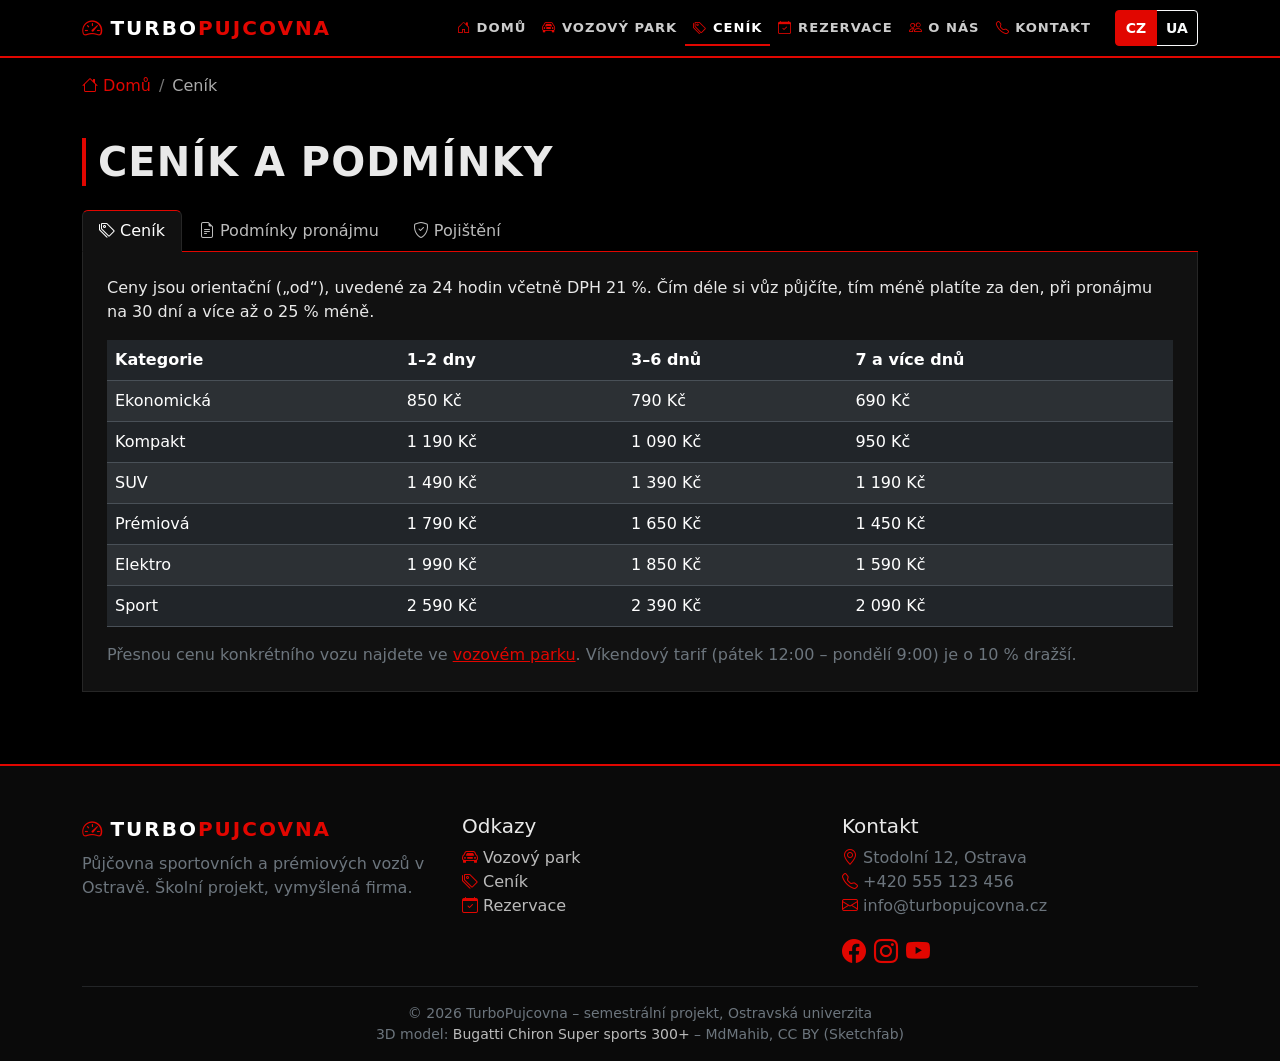
<file: cenik.html>
<!DOCTYPE html>
<html lang="cs" data-bs-theme="dark">
<head>
<meta charset="utf-8">
<meta name="viewport" content="width=device-width, initial-scale=1">
<title>Ceník | TurboPujcovna</title>
<link href="https://cdn.jsdelivr.net/npm/bootstrap@5.3.3/dist/css/bootstrap.min.css" rel="stylesheet">
<link href="https://cdn.jsdelivr.net/npm/bootstrap-icons@1.11.3/font/bootstrap-icons.min.css" rel="stylesheet">
<meta name="description" content="Ceník půjčovny TurboPujcovna Ostrava, podmínky pronájmu a pojištění vozidel.">
<link rel="icon" href="data:image/svg+xml,%3Csvg%20xmlns=%22http://www.w3.org/2000/svg%22%20viewBox=%220%200%20100%20100%22%3E%3Crect%20width=%22100%22%20height=%22100%22%20rx=%2220%22%20fill=%22%23e10600%22/%3E%3Ctext%20x=%2250%22%20y=%2272%22%20font-size=%2270%22%20font-weight=%22bold%22%20text-anchor=%22middle%22%20fill=%22white%22%20font-family=%22Arial%22%3ET%3C/text%3E%3C/svg%3E">
<link href="style.css" rel="stylesheet">
</head>
<body>
<nav class="navbar navbar-expand-lg navbar-dark"><div class="container"><a class="navbar-brand logo" href="index.html"><i class="bi bi-speedometer2"></i><span class="turbo">TURBO</span><span class="pujcovna">PUJCOVNA</span></a><button class="navbar-toggler" type="button" data-bs-toggle="collapse" data-bs-target="#menu" aria-controls="menu" aria-expanded="false" aria-label="Menu"><span class="navbar-toggler-icon"></span></button><div class="collapse navbar-collapse" id="menu"><ul class="navbar-nav ms-auto"><li class="nav-item"><a class="nav-link" href="index.html"><i class="bi bi-house-door"></i>Domů</a></li><li class="nav-item"><a class="nav-link" href="vozovy-park.html"><i class="bi bi-car-front"></i>Vozový park</a></li><li class="nav-item"><a class="nav-link active" href="cenik.html"><i class="bi bi-tags"></i>Ceník</a></li><li class="nav-item"><a class="nav-link" href="rezervace.html"><i class="bi bi-calendar-check"></i>Rezervace</a></li><li class="nav-item"><a class="nav-link" href="o-nas.html"><i class="bi bi-people"></i>O nás</a></li><li class="nav-item"><a class="nav-link" href="kontakt.html"><i class="bi bi-telephone"></i>Kontakt</a></li></ul></div></div></nav>
<nav aria-label="breadcrumb" class="container pt-3"><ol class="breadcrumb"><li class="breadcrumb-item"><a href="index.html"><i class="bi bi-house"></i> Domů</a></li><li class="breadcrumb-item active" aria-current="page">Ceník</li></ol></nav>
<main class="container py-4"><h1 class="nadpis mb-4">Ceník a podmínky</h1>
<ul class="nav nav-tabs" id="zalozky" role="tablist">
<li class="nav-item" role="presentation"><button class="nav-link active" data-bs-toggle="tab" data-bs-target="#cenik" type="button" role="tab"><i class="bi bi-tags"></i> Ceník</button></li>
<li class="nav-item" role="presentation"><button class="nav-link" data-bs-toggle="tab" data-bs-target="#podminky" type="button" role="tab"><i class="bi bi-file-earmark-text"></i> Podmínky pronájmu</button></li>
<li class="nav-item" role="presentation"><button class="nav-link" data-bs-toggle="tab" data-bs-target="#pojisteni" type="button" role="tab"><i class="bi bi-shield-check"></i> Pojištění</button></li></ul>
<div class="tab-content">
<div class="tab-pane fade show active" id="cenik" role="tabpanel"><p>Ceny jsou orientační („od“), uvedené za 24 hodin včetně DPH 21 %. Čím déle si vůz půjčíte, tím méně platíte za den, při pronájmu na 30 dní a více až o 25 % méně.</p>
<div class="table-responsive"><table class="table table-striped"><thead><tr><th>Kategorie</th><th>1–2 dny</th><th>3–6 dnů</th><th>7 a více dnů</th></tr></thead><tbody>
<tr><td>Ekonomická</td><td>850 Kč</td><td>790 Kč</td><td>690 Kč</td></tr>
<tr><td>Kompakt</td><td>1 190 Kč</td><td>1 090 Kč</td><td>950 Kč</td></tr>
<tr><td>SUV</td><td>1 490 Kč</td><td>1 390 Kč</td><td>1 190 Kč</td></tr>
<tr><td>Prémiová</td><td>1 790 Kč</td><td>1 650 Kč</td><td>1 450 Kč</td></tr>
<tr><td>Elektro</td><td>1 990 Kč</td><td>1 850 Kč</td><td>1 590 Kč</td></tr>
<tr><td>Sport</td><td>2 590 Kč</td><td>2 390 Kč</td><td>2 090 Kč</td></tr></tbody></table></div>
<p class="text-secondary mb-0">Přesnou cenu konkrétního vozu najdete ve <a href="vozovy-park.html">vozovém parku</a>. Víkendový tarif (pátek 12:00 – pondělí 9:00) je o 10 % dražší.</p></div>
<div class="tab-pane fade" id="podminky" role="tabpanel"><ul>
<li><strong>Věk řidiče:</strong> minimálně 21 let, u kategorie Sport 25 let.</li>
<li><strong>Řidičský průkaz:</strong> platný skupiny B, držený alespoň 2 roky.</li>
<li><strong>Kauce:</strong> 5 000 Kč u ekonomické třídy až 30 000 Kč u sportovních vozů. Vrací se do 3 pracovních dnů po vrácení vozu bez poškození.</li>
<li><strong>Limit kilometrů:</strong> 250 km na den, každý další kilometr 3 Kč. Elektromobily mají 300 km na den.</li>
<li><strong>Palivo:</strong> vůz se vrací se stejným stavem nádrže nebo baterie, jako byl předán. Chybějící palivo účtujeme s poplatkem 300 Kč.</li>
<li><strong>Zahraničí:</strong> cesty do zemí EU jsou povoleny po předchozím nahlášení, příplatek 300 Kč.</li>
<li><strong>Storno:</strong> zdarma do 48 hodin před převzetím, poté 30 % ceny prvního dne.</li>
<li><strong>Zákaz:</strong> kouření ve vozidle, závodní jízdy a přepravy zvířat bez přepravky.</li></ul></div>
<div class="tab-pane fade" id="pojisteni" role="tabpanel"><p>Ke každému pronájmu patří povinné ručení s limitem 100 milionů Kč. Havarijní pojištění si můžete vybrat podle spoluúčasti.</p>
<div class="row g-3"><div class="col-md-4"><div class="karta p-3 h-100"><h2 class="h5">Základní</h2><p class="text-danger fw-bold">v ceně</p><p class="mb-0">Povinné ručení + havarijní pojištění se spoluúčastí 20 000 Kč.</p></div></div>
<div class="col-md-4"><div class="karta p-3 h-100"><h2 class="h5">Plné</h2><p class="text-danger fw-bold">+ 250 Kč / den</p><p class="mb-0">Spoluúčast 5 000 Kč, pojištění skel a pneumatik, asistenční služba.</p></div></div>
<div class="col-md-4"><div class="karta p-3 h-100"><h2 class="h5">Prémiové</h2><p class="text-danger fw-bold">+ 450 Kč / den</p><p class="mb-0">Bez spoluúčasti, pojištění úrazu posádky, náhradní vůz při poruše.</p></div></div></div>
<p class="mt-3 text-secondary mb-0">Pojištění se nevztahuje na škody způsobené pod vlivem alkoholu, při závodech nebo při porušení podmínek smlouvy.</p></div>
</div></main>
<footer class="pata mt-5 pt-5 pb-3"><div class="container"><div class="row g-4">
<div class="col-md-4"><div class="logo mb-2"><i class="bi bi-speedometer2"></i><span class="turbo text-white">TURBO</span><span class="pujcovna">PUJCOVNA</span></div><p class="text-secondary">Půjčovna sportovních a prémiových vozů v Ostravě. Školní projekt, vymyšlená firma.</p></div>
<div class="col-6 col-md-4"><h2 class="h5">Odkazy</h2><ul class="list-unstyled"><li><a href="vozovy-park.html"><i class="bi bi-car-front"></i> Vozový park</a></li><li><a href="cenik.html"><i class="bi bi-tags"></i> Ceník</a></li><li><a href="rezervace.html"><i class="bi bi-calendar-check"></i> Rezervace</a></li></ul></div>
<div class="col-6 col-md-4"><h2 class="h5">Kontakt</h2><ul class="list-unstyled text-secondary"><li><i class="bi bi-geo-alt"></i> Stodolní 12, Ostrava</li><li><i class="bi bi-telephone"></i> +420 555 123 456</li><li><i class="bi bi-envelope"></i> info@turbopujcovna.cz</li></ul><a href="#" class="fs-4 me-2" aria-label="Facebook"><i class="bi bi-facebook"></i></a><a href="#" class="fs-4 me-2" aria-label="Instagram"><i class="bi bi-instagram"></i></a><a href="#" class="fs-4" aria-label="YouTube"><i class="bi bi-youtube"></i></a></div>
</div><hr class="border-secondary"><p class="text-center text-secondary small mb-0">© 2026 TurboPujcovna – semestrální projekt, Ostravská univerzita<br>3D model: <a href="https://sketchfab.com/3d-models/bugatti-chiron-super-sports-300-4e0d187409d6461483f5113cdde9726c">Bugatti Chiron Super sports 300+</a> – MdMahib, CC BY (Sketchfab)</p></div></footer>
<script src="https://cdn.jsdelivr.net/npm/bootstrap@5.3.3/dist/js/bootstrap.bundle.min.js"></script>
<script src="https://code.jquery.com/jquery-3.7.1.min.js"></script>
<script src="script.js"></script>
</body>
</html>
</file>
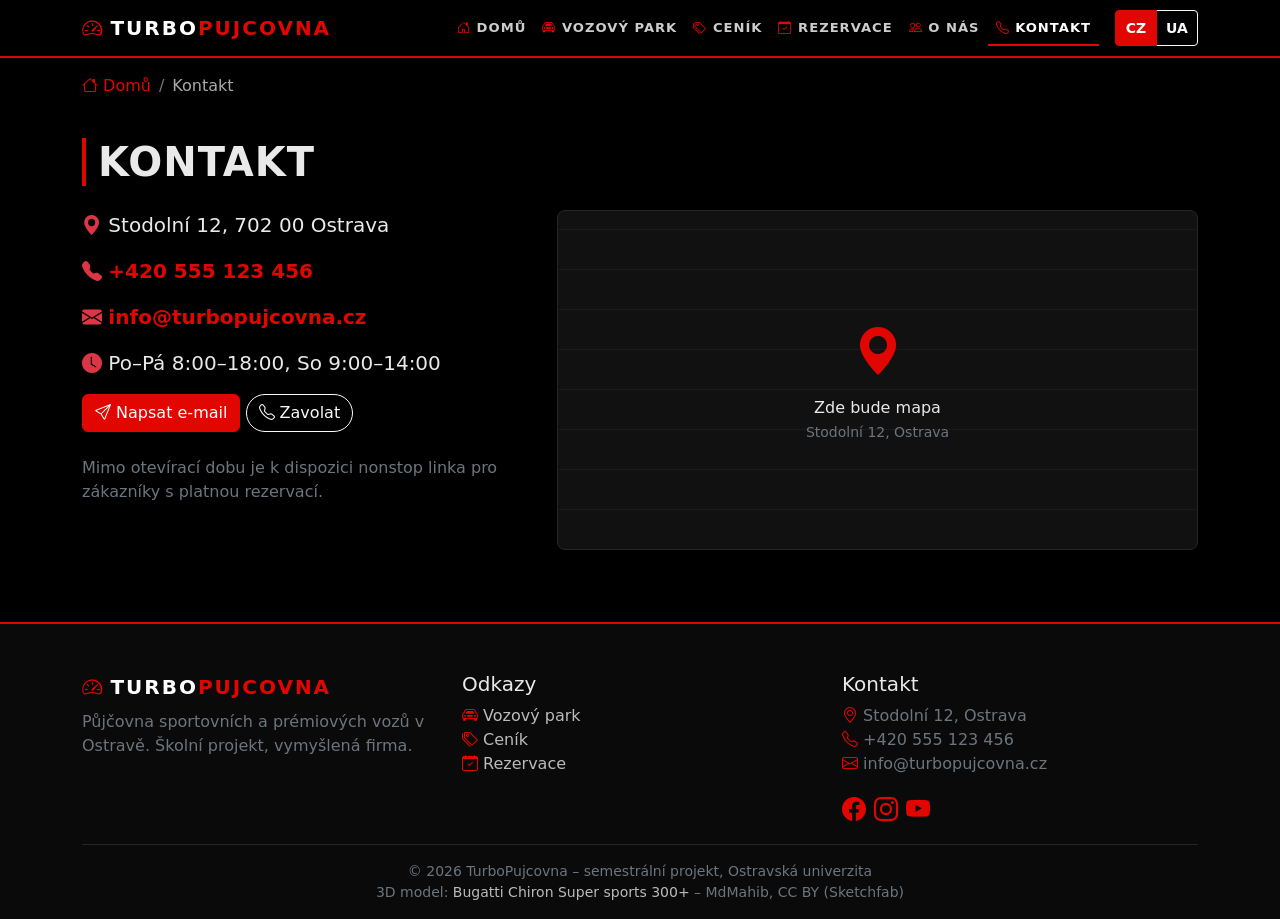
<file: kontakt.html>
<!DOCTYPE html>
<html lang="cs" data-bs-theme="dark">
<head>
<meta charset="utf-8">
<meta name="viewport" content="width=device-width, initial-scale=1">
<title>Kontakt | TurboPujcovna</title>
<link href="https://cdn.jsdelivr.net/npm/bootstrap@5.3.3/dist/css/bootstrap.min.css" rel="stylesheet">
<link href="https://cdn.jsdelivr.net/npm/bootstrap-icons@1.11.3/font/bootstrap-icons.min.css" rel="stylesheet">
<meta name="description" content="Kontakt na TurboPujcovna Ostrava: adresa, telefon, e-mail a otevírací doba.">
<link rel="icon" href="data:image/svg+xml,%3Csvg%20xmlns=%22http://www.w3.org/2000/svg%22%20viewBox=%220%200%20100%20100%22%3E%3Crect%20width=%22100%22%20height=%22100%22%20rx=%2220%22%20fill=%22%23e10600%22/%3E%3Ctext%20x=%2250%22%20y=%2272%22%20font-size=%2270%22%20font-weight=%22bold%22%20text-anchor=%22middle%22%20fill=%22white%22%20font-family=%22Arial%22%3ET%3C/text%3E%3C/svg%3E">
<link href="style.css" rel="stylesheet">
</head>
<body>
<nav class="navbar navbar-expand-lg navbar-dark"><div class="container"><a class="navbar-brand logo" href="index.html"><i class="bi bi-speedometer2"></i><span class="turbo">TURBO</span><span class="pujcovna">PUJCOVNA</span></a><button class="navbar-toggler" type="button" data-bs-toggle="collapse" data-bs-target="#menu" aria-controls="menu" aria-expanded="false" aria-label="Menu"><span class="navbar-toggler-icon"></span></button><div class="collapse navbar-collapse" id="menu"><ul class="navbar-nav ms-auto"><li class="nav-item"><a class="nav-link" href="index.html"><i class="bi bi-house-door"></i>Domů</a></li><li class="nav-item"><a class="nav-link" href="vozovy-park.html"><i class="bi bi-car-front"></i>Vozový park</a></li><li class="nav-item"><a class="nav-link" href="cenik.html"><i class="bi bi-tags"></i>Ceník</a></li><li class="nav-item"><a class="nav-link" href="rezervace.html"><i class="bi bi-calendar-check"></i>Rezervace</a></li><li class="nav-item"><a class="nav-link" href="o-nas.html"><i class="bi bi-people"></i>O nás</a></li><li class="nav-item"><a class="nav-link active" href="kontakt.html"><i class="bi bi-telephone"></i>Kontakt</a></li></ul></div></div></nav>
<nav aria-label="breadcrumb" class="container pt-3"><ol class="breadcrumb"><li class="breadcrumb-item"><a href="index.html"><i class="bi bi-house"></i> Domů</a></li><li class="breadcrumb-item active" aria-current="page">Kontakt</li></ol></nav>
<main class="container py-4"><h1 class="nadpis mb-4">Kontakt</h1><div class="row g-4"><div class="col-lg-5">
<ul class="list-unstyled fs-5">
<li class="mb-3"><i class="bi bi-geo-alt-fill text-danger"></i> Stodolní 12, 702 00 Ostrava</li>
<li class="mb-3"><i class="bi bi-telephone-fill text-danger"></i> <a href="tel:+420555123456" class="odkaz-ikona">+420 555 123 456</a></li>
<li class="mb-3"><i class="bi bi-envelope-fill text-danger"></i> <a href="mailto:info@turbopujcovna.cz" class="odkaz-ikona">info@turbopujcovna.cz</a></li>
<li class="mb-3"><i class="bi bi-clock-fill text-danger"></i> Po–Pá 8:00–18:00, So 9:00–14:00</li></ul>
<a href="mailto:info@turbopujcovna.cz" class="btn btn-danger"><i class="bi bi-send"></i> Napsat e-mail</a> <a href="tel:+420555123456" class="btn btn-outline-light rounded-pill"><i class="bi bi-telephone"></i> Zavolat</a>
<p class="text-secondary mt-4 mb-0">Mimo otevírací dobu je k dispozici nonstop linka pro zákazníky s platnou rezervací.</p></div>
<div class="col-lg-7"><div class="mapa"><div><i class="bi bi-geo-alt-fill"></i><p class="mt-2 mb-0">Zde bude mapa<br><small class="text-secondary">Stodolní 12, Ostrava</small></p></div></div></div></div></main>
<footer class="pata mt-5 pt-5 pb-3"><div class="container"><div class="row g-4">
<div class="col-md-4"><div class="logo mb-2"><i class="bi bi-speedometer2"></i><span class="turbo text-white">TURBO</span><span class="pujcovna">PUJCOVNA</span></div><p class="text-secondary">Půjčovna sportovních a prémiových vozů v Ostravě. Školní projekt, vymyšlená firma.</p></div>
<div class="col-6 col-md-4"><h2 class="h5">Odkazy</h2><ul class="list-unstyled"><li><a href="vozovy-park.html"><i class="bi bi-car-front"></i> Vozový park</a></li><li><a href="cenik.html"><i class="bi bi-tags"></i> Ceník</a></li><li><a href="rezervace.html"><i class="bi bi-calendar-check"></i> Rezervace</a></li></ul></div>
<div class="col-6 col-md-4"><h2 class="h5">Kontakt</h2><ul class="list-unstyled text-secondary"><li><i class="bi bi-geo-alt"></i> Stodolní 12, Ostrava</li><li><i class="bi bi-telephone"></i> +420 555 123 456</li><li><i class="bi bi-envelope"></i> info@turbopujcovna.cz</li></ul><a href="#" class="fs-4 me-2" aria-label="Facebook"><i class="bi bi-facebook"></i></a><a href="#" class="fs-4 me-2" aria-label="Instagram"><i class="bi bi-instagram"></i></a><a href="#" class="fs-4" aria-label="YouTube"><i class="bi bi-youtube"></i></a></div>
</div><hr class="border-secondary"><p class="text-center text-secondary small mb-0">© 2026 TurboPujcovna – semestrální projekt, Ostravská univerzita<br>3D model: <a href="https://sketchfab.com/3d-models/bugatti-chiron-super-sports-300-4e0d187409d6461483f5113cdde9726c">Bugatti Chiron Super sports 300+</a> – MdMahib, CC BY (Sketchfab)</p></div></footer>
<script src="https://cdn.jsdelivr.net/npm/bootstrap@5.3.3/dist/js/bootstrap.bundle.min.js"></script>
<script src="https://code.jquery.com/jquery-3.7.1.min.js"></script>
<script src="script.js"></script>
</body>
</html>
</file>
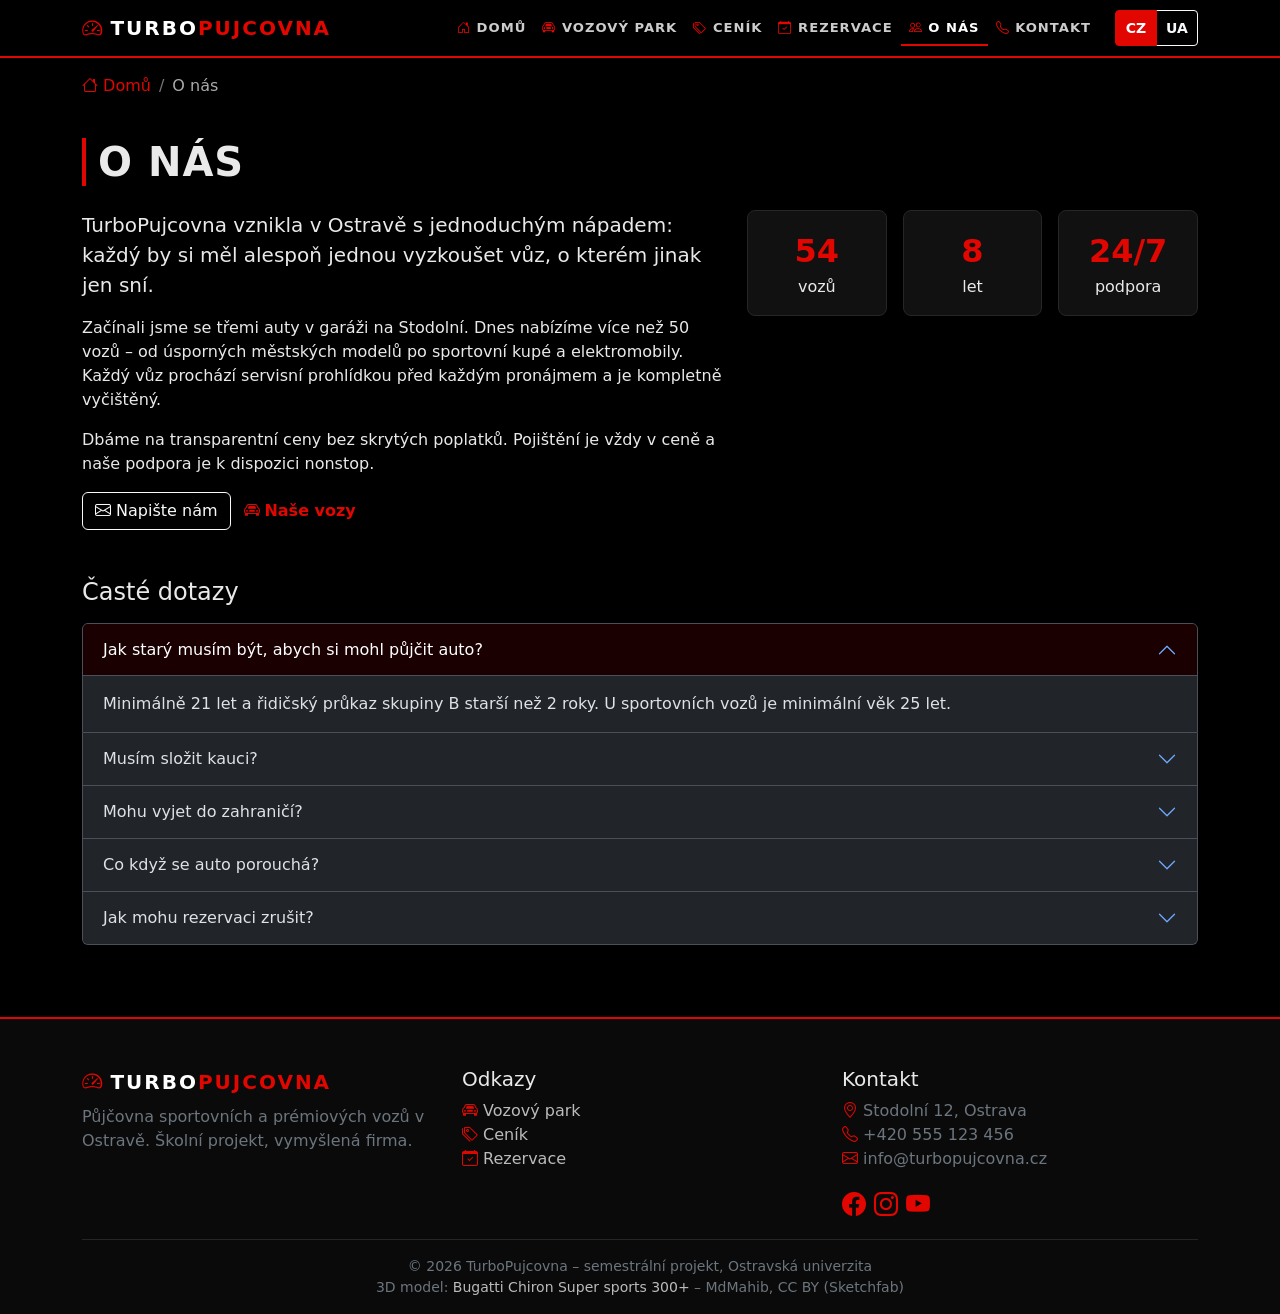
<file: o-nas.html>
<!DOCTYPE html>
<html lang="cs" data-bs-theme="dark">
<head>
<meta charset="utf-8">
<meta name="viewport" content="width=device-width, initial-scale=1">
<title>O nás | TurboPujcovna</title>
<link href="https://cdn.jsdelivr.net/npm/bootstrap@5.3.3/dist/css/bootstrap.min.css" rel="stylesheet">
<link href="https://cdn.jsdelivr.net/npm/bootstrap-icons@1.11.3/font/bootstrap-icons.min.css" rel="stylesheet">
<meta name="description" content="O nás: půjčovna TurboPujcovna z Ostravy, naše hodnoty a časté dotazy zákazníků.">
<link rel="icon" href="data:image/svg+xml,%3Csvg%20xmlns=%22http://www.w3.org/2000/svg%22%20viewBox=%220%200%20100%20100%22%3E%3Crect%20width=%22100%22%20height=%22100%22%20rx=%2220%22%20fill=%22%23e10600%22/%3E%3Ctext%20x=%2250%22%20y=%2272%22%20font-size=%2270%22%20font-weight=%22bold%22%20text-anchor=%22middle%22%20fill=%22white%22%20font-family=%22Arial%22%3ET%3C/text%3E%3C/svg%3E">
<link href="style.css" rel="stylesheet">
</head>
<body>
<nav class="navbar navbar-expand-lg navbar-dark"><div class="container"><a class="navbar-brand logo" href="index.html"><i class="bi bi-speedometer2"></i><span class="turbo">TURBO</span><span class="pujcovna">PUJCOVNA</span></a><button class="navbar-toggler" type="button" data-bs-toggle="collapse" data-bs-target="#menu" aria-controls="menu" aria-expanded="false" aria-label="Menu"><span class="navbar-toggler-icon"></span></button><div class="collapse navbar-collapse" id="menu"><ul class="navbar-nav ms-auto"><li class="nav-item"><a class="nav-link" href="index.html"><i class="bi bi-house-door"></i>Domů</a></li><li class="nav-item"><a class="nav-link" href="vozovy-park.html"><i class="bi bi-car-front"></i>Vozový park</a></li><li class="nav-item"><a class="nav-link" href="cenik.html"><i class="bi bi-tags"></i>Ceník</a></li><li class="nav-item"><a class="nav-link" href="rezervace.html"><i class="bi bi-calendar-check"></i>Rezervace</a></li><li class="nav-item"><a class="nav-link active" href="o-nas.html"><i class="bi bi-people"></i>O nás</a></li><li class="nav-item"><a class="nav-link" href="kontakt.html"><i class="bi bi-telephone"></i>Kontakt</a></li></ul></div></div></nav>
<nav aria-label="breadcrumb" class="container pt-3"><ol class="breadcrumb"><li class="breadcrumb-item"><a href="index.html"><i class="bi bi-house"></i> Domů</a></li><li class="breadcrumb-item active" aria-current="page">O nás</li></ol></nav>
<main class="container py-4"><h1 class="nadpis mb-4">O nás</h1>
<div class="row g-4 mb-5"><div class="col-lg-7"><p class="lead">TurboPujcovna vznikla v Ostravě s jednoduchým nápadem: každý by si měl alespoň jednou vyzkoušet vůz, o kterém jinak jen sní.</p>
<p>Začínali jsme se třemi auty v garáži na Stodolní. Dnes nabízíme více než 50 vozů – od úsporných městských modelů po sportovní kupé a elektromobily. Každý vůz prochází servisní prohlídkou před každým pronájmem a je kompletně vyčištěný.</p>
<p>Dbáme na transparentní ceny bez skrytých poplatků. Pojištění je vždy v ceně a naše podpora je k dispozici nonstop.</p>
<a href="kontakt.html" class="btn btn-outline-light"><i class="bi bi-envelope"></i> Napište nám</a> <a href="vozovy-park.html" class="odkaz-ikona ms-2"><i class="bi bi-car-front"></i>Naše vozy</a></div>
<div class="col-lg-5"><div class="row g-3 text-center"><div class="col-4"><div class="karta p-3"><div class="cena-velka">54</div>vozů</div></div><div class="col-4"><div class="karta p-3"><div class="cena-velka">8</div>let</div></div><div class="col-4"><div class="karta p-3"><div class="cena-velka">24/7</div>podpora</div></div></div></div></div>
<h2 class="h4 mb-3">Časté dotazy</h2>
<div class="accordion" id="faq">
<div class="accordion-item"><h3 class="accordion-header"><button class="accordion-button" type="button" data-bs-toggle="collapse" data-bs-target="#f1">Jak starý musím být, abych si mohl půjčit auto?</button></h3><div id="f1" class="accordion-collapse collapse show" data-bs-parent="#faq"><div class="accordion-body">Minimálně 21 let a řidičský průkaz skupiny B starší než 2 roky. U sportovních vozů je minimální věk 25 let.</div></div></div>
<div class="accordion-item"><h3 class="accordion-header"><button class="accordion-button collapsed" type="button" data-bs-toggle="collapse" data-bs-target="#f2">Musím složit kauci?</button></h3><div id="f2" class="accordion-collapse collapse" data-bs-parent="#faq"><div class="accordion-body">Ano, kauce se pohybuje od 5 000 do 30 000 Kč podle kategorie vozu a vrací se do 3 pracovních dnů.</div></div></div>
<div class="accordion-item"><h3 class="accordion-header"><button class="accordion-button collapsed" type="button" data-bs-toggle="collapse" data-bs-target="#f3">Mohu vyjet do zahraničí?</button></h3><div id="f3" class="accordion-collapse collapse" data-bs-parent="#faq"><div class="accordion-body">Cesty do zemí EU jsou možné po předchozím nahlášení za příplatek 300 Kč.</div></div></div>
<div class="accordion-item"><h3 class="accordion-header"><button class="accordion-button collapsed" type="button" data-bs-toggle="collapse" data-bs-target="#f4">Co když se auto porouchá?</button></h3><div id="f4" class="accordion-collapse collapse" data-bs-parent="#faq"><div class="accordion-body">Zavolejte na linku +420 555 123 456. Asistenci zajistíme nonstop a podle situace vám dodáme náhradní vůz.</div></div></div>
<div class="accordion-item"><h3 class="accordion-header"><button class="accordion-button collapsed" type="button" data-bs-toggle="collapse" data-bs-target="#f5">Jak mohu rezervaci zrušit?</button></h3><div id="f5" class="accordion-collapse collapse" data-bs-parent="#faq"><div class="accordion-body">Zdarma do 48 hodin před převzetím. Poté účtujeme 30 % ceny prvního dne.</div></div></div>
</div></main>
<footer class="pata mt-5 pt-5 pb-3"><div class="container"><div class="row g-4">
<div class="col-md-4"><div class="logo mb-2"><i class="bi bi-speedometer2"></i><span class="turbo text-white">TURBO</span><span class="pujcovna">PUJCOVNA</span></div><p class="text-secondary">Půjčovna sportovních a prémiových vozů v Ostravě. Školní projekt, vymyšlená firma.</p></div>
<div class="col-6 col-md-4"><h2 class="h5">Odkazy</h2><ul class="list-unstyled"><li><a href="vozovy-park.html"><i class="bi bi-car-front"></i> Vozový park</a></li><li><a href="cenik.html"><i class="bi bi-tags"></i> Ceník</a></li><li><a href="rezervace.html"><i class="bi bi-calendar-check"></i> Rezervace</a></li></ul></div>
<div class="col-6 col-md-4"><h2 class="h5">Kontakt</h2><ul class="list-unstyled text-secondary"><li><i class="bi bi-geo-alt"></i> Stodolní 12, Ostrava</li><li><i class="bi bi-telephone"></i> +420 555 123 456</li><li><i class="bi bi-envelope"></i> info@turbopujcovna.cz</li></ul><a href="#" class="fs-4 me-2" aria-label="Facebook"><i class="bi bi-facebook"></i></a><a href="#" class="fs-4 me-2" aria-label="Instagram"><i class="bi bi-instagram"></i></a><a href="#" class="fs-4" aria-label="YouTube"><i class="bi bi-youtube"></i></a></div>
</div><hr class="border-secondary"><p class="text-center text-secondary small mb-0">© 2026 TurboPujcovna – semestrální projekt, Ostravská univerzita<br>3D model: <a href="https://sketchfab.com/3d-models/bugatti-chiron-super-sports-300-4e0d187409d6461483f5113cdde9726c">Bugatti Chiron Super sports 300+</a> – MdMahib, CC BY (Sketchfab)</p></div></footer>
<script src="https://cdn.jsdelivr.net/npm/bootstrap@5.3.3/dist/js/bootstrap.bundle.min.js"></script>
<script src="https://code.jquery.com/jquery-3.7.1.min.js"></script>
<script src="script.js"></script>
</body>
</html>
</file>
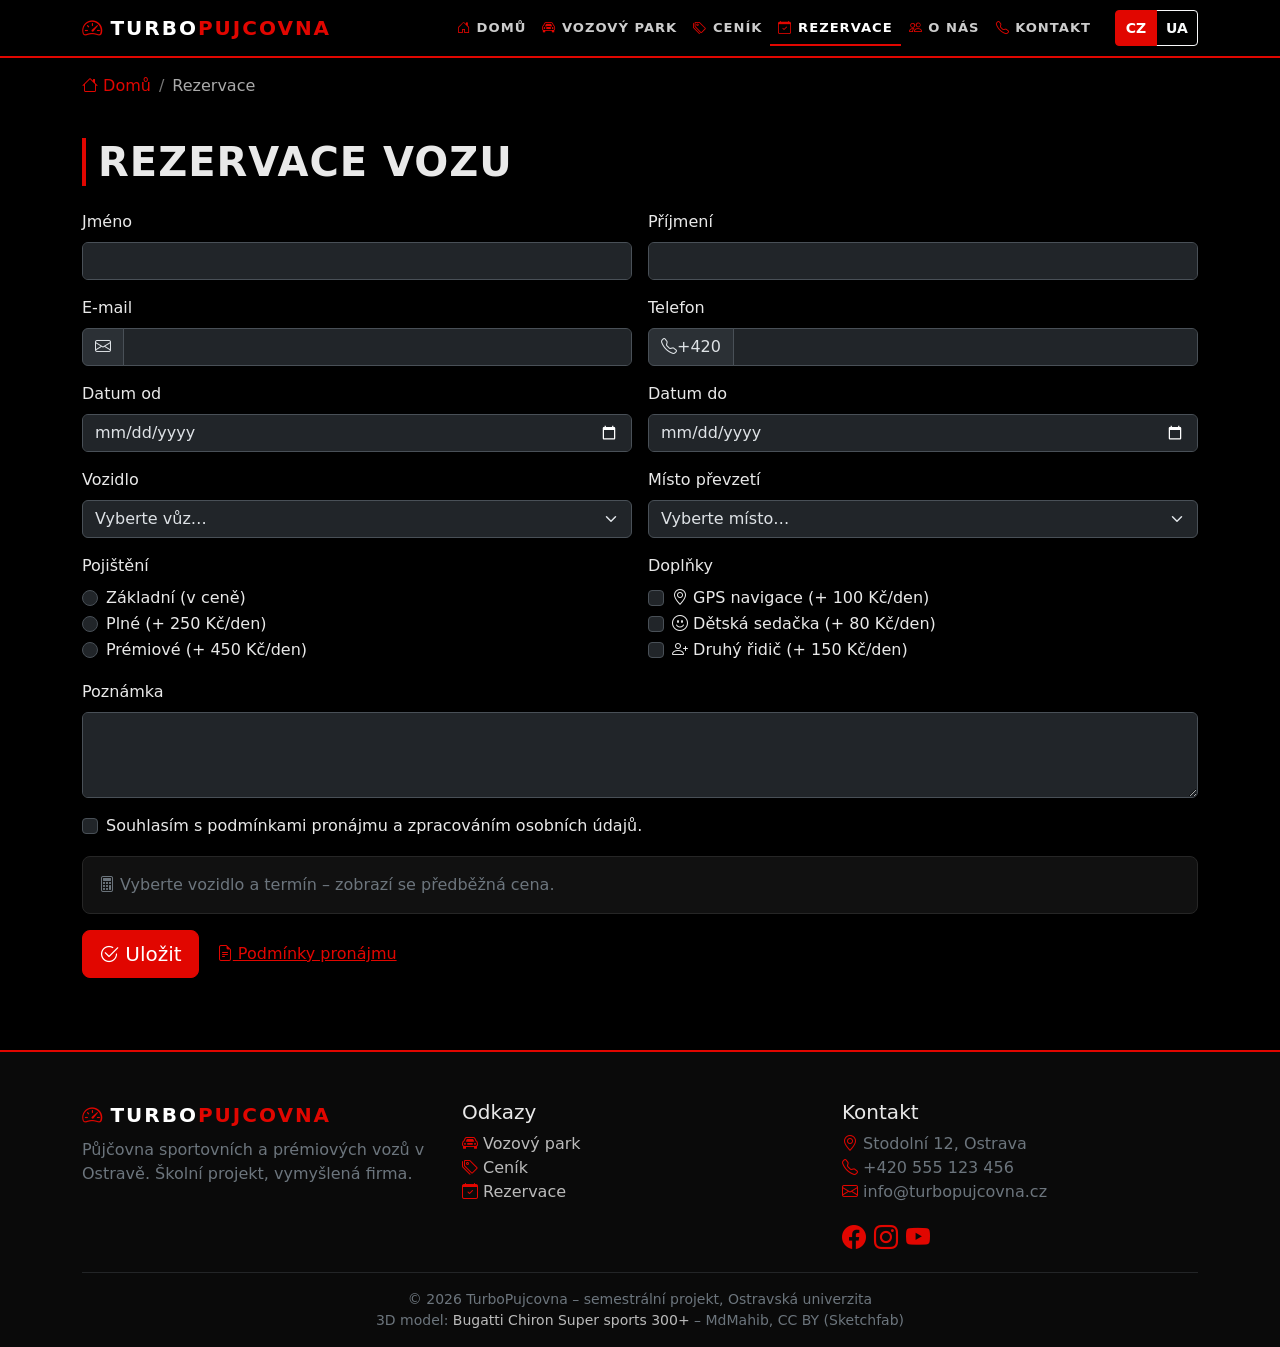
<file: rezervace.html>
<!DOCTYPE html>
<html lang="cs" data-bs-theme="dark">
<head>
<meta charset="utf-8">
<meta name="viewport" content="width=device-width, initial-scale=1">
<title>Rezervace | TurboPujcovna</title>
<link href="https://cdn.jsdelivr.net/npm/bootstrap@5.3.3/dist/css/bootstrap.min.css" rel="stylesheet">
<link href="https://cdn.jsdelivr.net/npm/bootstrap-icons@1.11.3/font/bootstrap-icons.min.css" rel="stylesheet">
<meta name="description" content="Online rezervace sportovních a prémiových vozidel v Ostravě. Vyberte vůz, termín a pojištění.">
<link rel="icon" href="data:image/svg+xml,%3Csvg%20xmlns=%22http://www.w3.org/2000/svg%22%20viewBox=%220%200%20100%20100%22%3E%3Crect%20width=%22100%22%20height=%22100%22%20rx=%2220%22%20fill=%22%23e10600%22/%3E%3Ctext%20x=%2250%22%20y=%2272%22%20font-size=%2270%22%20font-weight=%22bold%22%20text-anchor=%22middle%22%20fill=%22white%22%20font-family=%22Arial%22%3ET%3C/text%3E%3C/svg%3E">
<link href="style.css" rel="stylesheet">
</head>
<body>
<nav class="navbar navbar-expand-lg navbar-dark"><div class="container"><a class="navbar-brand logo" href="index.html"><i class="bi bi-speedometer2"></i><span class="turbo">TURBO</span><span class="pujcovna">PUJCOVNA</span></a><button class="navbar-toggler" type="button" data-bs-toggle="collapse" data-bs-target="#menu" aria-controls="menu" aria-expanded="false" aria-label="Menu"><span class="navbar-toggler-icon"></span></button><div class="collapse navbar-collapse" id="menu"><ul class="navbar-nav ms-auto"><li class="nav-item"><a class="nav-link" href="index.html"><i class="bi bi-house-door"></i>Domů</a></li><li class="nav-item"><a class="nav-link" href="vozovy-park.html"><i class="bi bi-car-front"></i>Vozový park</a></li><li class="nav-item"><a class="nav-link" href="cenik.html"><i class="bi bi-tags"></i>Ceník</a></li><li class="nav-item"><a class="nav-link active" href="rezervace.html"><i class="bi bi-calendar-check"></i>Rezervace</a></li><li class="nav-item"><a class="nav-link" href="o-nas.html"><i class="bi bi-people"></i>O nás</a></li><li class="nav-item"><a class="nav-link" href="kontakt.html"><i class="bi bi-telephone"></i>Kontakt</a></li></ul></div></div></nav>
<nav aria-label="breadcrumb" class="container pt-3"><ol class="breadcrumb"><li class="breadcrumb-item"><a href="index.html"><i class="bi bi-house"></i> Domů</a></li><li class="breadcrumb-item active" aria-current="page">Rezervace</li></ol></nav>
<main class="container py-4"><h1 class="nadpis mb-4">Rezervace vozu</h1>
<div id="uspech" class="alert alert-success d-none" role="alert"><i class="bi bi-check-circle-fill"></i> <span></span></div>
<form id="formular" class="row g-3 needs-validation" novalidate>
<div class="col-md-6"><label for="jmeno" class="form-label">Jméno</label><input type="text" class="form-control" id="jmeno" name="jmeno" required minlength="2"><div class="invalid-feedback">Zadejte jméno.</div></div>
<div class="col-md-6"><label for="prijmeni" class="form-label">Příjmení</label><input type="text" class="form-control" id="prijmeni" name="prijmeni" required minlength="2"><div class="invalid-feedback">Zadejte příjmení.</div></div>
<div class="col-md-6"><label for="email" class="form-label">E-mail</label><div class="input-group has-validation"><span class="input-group-text"><i class="bi bi-envelope"></i></span><input type="email" class="form-control" id="email" name="email" required><div class="invalid-feedback">Zadejte platný e-mail.</div></div></div>
<div class="col-md-6"><label for="telefon" class="form-label">Telefon</label><div class="input-group has-validation"><span class="input-group-text"><i class="bi bi-telephone"></i> +420</span><input type="tel" class="form-control" id="telefon" name="telefon" required pattern="[0-9 ]{9,13}"><div class="invalid-feedback">Zadejte 9místné telefonní číslo.</div></div></div>
<div class="col-md-6"><label for="datumOd" class="form-label">Datum od</label><input type="date" class="form-control" id="datumOd" name="datumOd" required><div class="invalid-feedback">Vyberte datum převzetí.</div></div>
<div class="col-md-6"><label for="datumDo" class="form-label">Datum do</label><input type="date" class="form-control" id="datumDo" name="datumDo" required><div class="invalid-feedback">Vyberte datum vrácení (po datu od).</div></div>
<div class="col-md-6"><label for="vozidlo" class="form-label">Vozidlo</label><select class="form-select" id="vozidlo" name="vozidlo" required><option value="" selected disabled>Vyberte vůz…</option></select><div class="invalid-feedback">Vyberte vozidlo.</div></div>
<div class="col-md-6"><label for="misto" class="form-label">Místo převzetí</label><select class="form-select" id="misto" name="misto" required><option value="" selected disabled>Vyberte místo…</option><option>Ostrava – centrum (Stodolní 12)</option><option>Ostrava – Hlavní nádraží</option><option>Ostrava – letiště Leoše Janáčka</option><option>Ostrava – Poruba</option><option>Přistavení na adresu</option></select><div class="invalid-feedback">Vyberte místo převzetí.</div></div>
<div class="col-md-6"><span class="form-label d-block">Pojištění</span>
<div class="form-check"><input class="form-check-input" type="radio" name="pojisteni" id="pojZakladni" value="zakladni" required><label class="form-check-label" for="pojZakladni">Základní (v ceně)</label></div>
<div class="form-check"><input class="form-check-input" type="radio" name="pojisteni" id="pojPlne" value="plne"><label class="form-check-label" for="pojPlne">Plné (+ 250 Kč/den)</label></div>
<div class="form-check"><input class="form-check-input" type="radio" name="pojisteni" id="pojPremium" value="premium"><label class="form-check-label" for="pojPremium">Prémiové (+ 450 Kč/den)</label><div class="invalid-feedback">Vyberte pojištění.</div></div></div>
<div class="col-md-6"><span class="form-label d-block">Doplňky</span>
<div class="form-check"><input class="form-check-input" type="checkbox" id="gps" name="gps"><label class="form-check-label" for="gps"><i class="bi bi-geo-alt"></i> GPS navigace (+ 100 Kč/den)</label></div>
<div class="form-check"><input class="form-check-input" type="checkbox" id="sedacka" name="sedacka"><label class="form-check-label" for="sedacka"><i class="bi bi-emoji-smile"></i> Dětská sedačka (+ 80 Kč/den)</label></div>
<div class="form-check"><input class="form-check-input" type="checkbox" id="ridic" name="ridic"><label class="form-check-label" for="ridic"><i class="bi bi-person-plus"></i> Druhý řidič (+ 150 Kč/den)</label></div></div>
<div class="col-12"><label for="poznamka" class="form-label">Poznámka</label><textarea class="form-control" id="poznamka" name="poznamka" rows="3" maxlength="500"></textarea></div>
<div class="col-12"><div class="form-check"><input class="form-check-input" type="checkbox" id="souhlas" name="souhlas" required><label class="form-check-label" for="souhlas">Souhlasím s podmínkami pronájmu a zpracováním osobních údajů.</label><div class="invalid-feedback">Pro odeslání je nutný souhlas.</div></div></div>
<div class="col-12"><div id="souhrn" class="karta p-3" aria-live="polite"></div></div>
<div class="col-12"><button type="submit" class="btn btn-danger btn-lg"><i class="bi bi-check2-circle"></i> Uložit</button> <a href="cenik.html" class="btn btn-link"><i class="bi bi-file-earmark-text"></i> Podmínky pronájmu</a></div>
</form></main>
<footer class="pata mt-5 pt-5 pb-3"><div class="container"><div class="row g-4">
<div class="col-md-4"><div class="logo mb-2"><i class="bi bi-speedometer2"></i><span class="turbo text-white">TURBO</span><span class="pujcovna">PUJCOVNA</span></div><p class="text-secondary">Půjčovna sportovních a prémiových vozů v Ostravě. Školní projekt, vymyšlená firma.</p></div>
<div class="col-6 col-md-4"><h2 class="h5">Odkazy</h2><ul class="list-unstyled"><li><a href="vozovy-park.html"><i class="bi bi-car-front"></i> Vozový park</a></li><li><a href="cenik.html"><i class="bi bi-tags"></i> Ceník</a></li><li><a href="rezervace.html"><i class="bi bi-calendar-check"></i> Rezervace</a></li></ul></div>
<div class="col-6 col-md-4"><h2 class="h5">Kontakt</h2><ul class="list-unstyled text-secondary"><li><i class="bi bi-geo-alt"></i> Stodolní 12, Ostrava</li><li><i class="bi bi-telephone"></i> +420 555 123 456</li><li><i class="bi bi-envelope"></i> info@turbopujcovna.cz</li></ul><a href="#" class="fs-4 me-2" aria-label="Facebook"><i class="bi bi-facebook"></i></a><a href="#" class="fs-4 me-2" aria-label="Instagram"><i class="bi bi-instagram"></i></a><a href="#" class="fs-4" aria-label="YouTube"><i class="bi bi-youtube"></i></a></div>
</div><hr class="border-secondary"><p class="text-center text-secondary small mb-0">© 2026 TurboPujcovna – semestrální projekt, Ostravská univerzita<br>3D model: <a href="https://sketchfab.com/3d-models/bugatti-chiron-super-sports-300-4e0d187409d6461483f5113cdde9726c">Bugatti Chiron Super sports 300+</a> – MdMahib, CC BY (Sketchfab)</p></div></footer>
<script src="https://cdn.jsdelivr.net/npm/bootstrap@5.3.3/dist/js/bootstrap.bundle.min.js"></script>
<script src="https://code.jquery.com/jquery-3.7.1.min.js"></script>
<script src="script.js"></script>
</body>
</html>
</file>
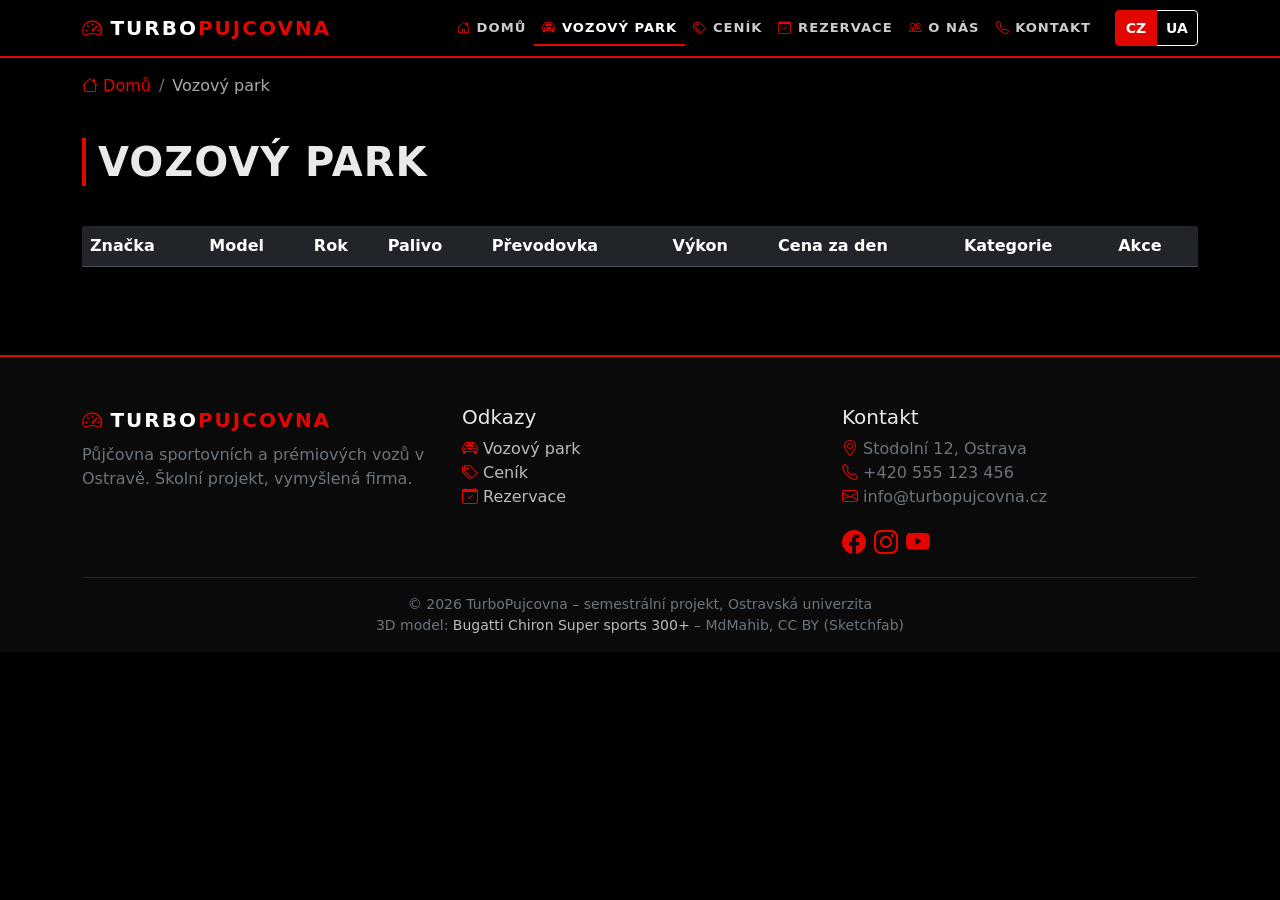
<file: vozovy-park.html>
<!DOCTYPE html>
<html lang="cs" data-bs-theme="dark">
<head>
<meta charset="utf-8">
<meta name="viewport" content="width=device-width, initial-scale=1">
<title>Vozový park | TurboPujcovna</title>
<link href="https://cdn.jsdelivr.net/npm/bootstrap@5.3.3/dist/css/bootstrap.min.css" rel="stylesheet">
<link href="https://cdn.jsdelivr.net/npm/bootstrap-icons@1.11.3/font/bootstrap-icons.min.css" rel="stylesheet">
<link href="https://cdn.datatables.net/2.1.8/css/dataTables.bootstrap5.min.css" rel="stylesheet">
<meta name="description" content="Vozový park TurboPujcovna Ostrava: přes 50 vozidel od úsporných po supersporty. Filtr, řazení a detail každého vozu.">
<link rel="icon" href="data:image/svg+xml,%3Csvg%20xmlns=%22http://www.w3.org/2000/svg%22%20viewBox=%220%200%20100%20100%22%3E%3Crect%20width=%22100%22%20height=%22100%22%20rx=%2220%22%20fill=%22%23e10600%22/%3E%3Ctext%20x=%2250%22%20y=%2272%22%20font-size=%2270%22%20font-weight=%22bold%22%20text-anchor=%22middle%22%20fill=%22white%22%20font-family=%22Arial%22%3ET%3C/text%3E%3C/svg%3E">
<link href="style.css" rel="stylesheet">
</head>
<body>
<nav class="navbar navbar-expand-lg navbar-dark"><div class="container"><a class="navbar-brand logo" href="index.html"><i class="bi bi-speedometer2"></i><span class="turbo">TURBO</span><span class="pujcovna">PUJCOVNA</span></a><button class="navbar-toggler" type="button" data-bs-toggle="collapse" data-bs-target="#menu" aria-controls="menu" aria-expanded="false" aria-label="Menu"><span class="navbar-toggler-icon"></span></button><div class="collapse navbar-collapse" id="menu"><ul class="navbar-nav ms-auto"><li class="nav-item"><a class="nav-link" href="index.html"><i class="bi bi-house-door"></i>Domů</a></li><li class="nav-item"><a class="nav-link active" href="vozovy-park.html"><i class="bi bi-car-front"></i>Vozový park</a></li><li class="nav-item"><a class="nav-link" href="cenik.html"><i class="bi bi-tags"></i>Ceník</a></li><li class="nav-item"><a class="nav-link" href="rezervace.html"><i class="bi bi-calendar-check"></i>Rezervace</a></li><li class="nav-item"><a class="nav-link" href="o-nas.html"><i class="bi bi-people"></i>O nás</a></li><li class="nav-item"><a class="nav-link" href="kontakt.html"><i class="bi bi-telephone"></i>Kontakt</a></li></ul></div></div></nav>
<nav aria-label="breadcrumb" class="container pt-3"><ol class="breadcrumb"><li class="breadcrumb-item"><a href="index.html"><i class="bi bi-house"></i> Domů</a></li><li class="breadcrumb-item active" aria-current="page">Vozový park</li></ol></nav>
<main class="container py-4"><h1 class="nadpis mb-4">Vozový park</h1>
<div id="filtr" class="d-flex flex-wrap gap-2 mb-3"></div><div class="table-responsive"><table id="tabulka" class="table table-striped table-hover align-middle w-100"><thead><tr><th>Značka</th><th>Model</th><th>Rok</th><th>Palivo</th><th>Převodovka</th><th>Výkon</th><th>Cena za den</th><th>Kategorie</th><th>Akce</th></tr></thead></table></div></main>
<div class="modal fade" id="modalDetail" tabindex="-1" aria-hidden="true"><div class="modal-dialog modal-dialog-centered"><div class="modal-content"><div class="modal-header"><h2 class="modal-title h5"><i class="bi bi-car-front text-danger"></i> <span id="detailNazev"></span></h2><button type="button" class="btn-close" data-bs-dismiss="modal" aria-label="Zavřít"></button></div><div class="modal-body" id="detailTelo"></div><div class="modal-footer"><button type="button" class="btn btn-outline-light" data-bs-dismiss="modal"><i class="bi bi-x-lg"></i> Zavřít</button><a id="detailRezervovat" href="rezervace.html" class="btn btn-danger"><i class="bi bi-calendar-check"></i> Rezervovat</a></div></div></div></div>
<footer class="pata mt-5 pt-5 pb-3"><div class="container"><div class="row g-4">
<div class="col-md-4"><div class="logo mb-2"><i class="bi bi-speedometer2"></i><span class="turbo text-white">TURBO</span><span class="pujcovna">PUJCOVNA</span></div><p class="text-secondary">Půjčovna sportovních a prémiových vozů v Ostravě. Školní projekt, vymyšlená firma.</p></div>
<div class="col-6 col-md-4"><h2 class="h5">Odkazy</h2><ul class="list-unstyled"><li><a href="vozovy-park.html"><i class="bi bi-car-front"></i> Vozový park</a></li><li><a href="cenik.html"><i class="bi bi-tags"></i> Ceník</a></li><li><a href="rezervace.html"><i class="bi bi-calendar-check"></i> Rezervace</a></li></ul></div>
<div class="col-6 col-md-4"><h2 class="h5">Kontakt</h2><ul class="list-unstyled text-secondary"><li><i class="bi bi-geo-alt"></i> Stodolní 12, Ostrava</li><li><i class="bi bi-telephone"></i> +420 555 123 456</li><li><i class="bi bi-envelope"></i> info@turbopujcovna.cz</li></ul><a href="#" class="fs-4 me-2" aria-label="Facebook"><i class="bi bi-facebook"></i></a><a href="#" class="fs-4 me-2" aria-label="Instagram"><i class="bi bi-instagram"></i></a><a href="#" class="fs-4" aria-label="YouTube"><i class="bi bi-youtube"></i></a></div>
</div><hr class="border-secondary"><p class="text-center text-secondary small mb-0">© 2026 TurboPujcovna – semestrální projekt, Ostravská univerzita<br>3D model: <a href="https://sketchfab.com/3d-models/bugatti-chiron-super-sports-300-4e0d187409d6461483f5113cdde9726c">Bugatti Chiron Super sports 300+</a> – MdMahib, CC BY (Sketchfab)</p></div></footer>
<script src="https://cdn.jsdelivr.net/npm/bootstrap@5.3.3/dist/js/bootstrap.bundle.min.js"></script>
<script src="https://code.jquery.com/jquery-3.7.1.min.js"></script>
<script src="https://cdn.datatables.net/2.1.8/js/dataTables.min.js"></script>
<script src="https://cdn.datatables.net/2.1.8/js/dataTables.bootstrap5.min.js"></script>
<script src="script.js"></script>
</body>
</html>
</file>
<file: style.css>
/* barvy a základní styl */
:root{--cervena:#e10600;--cervena-tmava:#b30500}
body{background:#000;color:#e9e9e9;font-family:'Segoe UI',system-ui,sans-serif}
a{color:var(--cervena)}a:hover{color:#ff4d47}
:focus-visible{outline:2px solid var(--cervena);outline-offset:2px}
/* navigace */
.navbar{background:#000!important;border-bottom:2px solid var(--cervena)}
.logo{font-weight:800;letter-spacing:2px;font-size:1.25rem}
.logo i{color:var(--cervena);margin-right:.4rem}
.logo .turbo{color:#fff}.logo .pujcovna{color:var(--cervena)}
.navbar .nav-link{text-transform:uppercase;font-weight:600;font-size:.82rem;letter-spacing:1px;color:#ccc}
.navbar .nav-link i{margin-right:.35rem;color:var(--cervena)}
.navbar .nav-link.active,.navbar .nav-link:hover{color:#fff;box-shadow:inset 0 -2px 0 var(--cervena)}
.btn-danger{--bs-btn-bg:#e10600;--bs-btn-border-color:#e10600;--bs-btn-hover-bg:#b30500;--bs-btn-hover-border-color:#b30500;--bs-btn-active-bg:#900400;--bs-btn-active-border-color:#900400}
.btn-outline-danger{--bs-btn-color:#e10600;--bs-btn-border-color:#e10600;--bs-btn-hover-bg:#e10600;--bs-btn-hover-border-color:#e10600;--bs-btn-active-bg:#e10600;--bs-btn-active-border-color:#e10600}
.btn-link{color:var(--cervena)}
.odkaz-ikona{text-decoration:none;font-weight:600}
.odkaz-ikona i{margin-right:.3rem}
.odkaz-ikona:hover{text-decoration:underline}
.breadcrumb{--bs-breadcrumb-divider-color:#777;--bs-breadcrumb-item-active-color:#aaa}
.breadcrumb a{text-decoration:none}
/* carousel na úvodní stránce */
.slide{min-height:72vh;background-size:cover;background-position:center}
.slide1{background:linear-gradient(rgba(0,0,0,.4),rgba(0,0,0,.75)),url(img/slide1.jpg) center/cover,linear-gradient(135deg,#000,#5a0300 55%,#e10600)}
.slide2{background:linear-gradient(rgba(0,0,0,.4),rgba(0,0,0,.75)),url(img/slide2.jpg) center/cover,linear-gradient(225deg,#000,#222 50%,#e10600)}
.slide3{background:linear-gradient(rgba(0,0,0,.4),rgba(0,0,0,.75)),url(img/slide3.jpg) center/cover,linear-gradient(45deg,#e10600,#1a0000 60%,#000)}
.slide h1,.slide h2{font-weight:800;text-transform:uppercase;letter-spacing:1px}
.slide-text{max-width:620px}
/* karty služeb */
.karta{background:#111;border:1px solid #262626;border-radius:.5rem;transition:transform .2s,border-color .2s}
.karta:hover{transform:translateY(-4px);border-color:var(--cervena)}
.karta .ikona{font-size:2.2rem;color:var(--cervena)}
.nadpis{font-weight:800;text-transform:uppercase;letter-spacing:1px;border-left:4px solid var(--cervena);padding-left:.75rem}
/* sekce s 3D scénou (sticky) */
.scena-vnejsi{height:300vh;position:relative;background:radial-gradient(circle at 50% 60%,#2a0000,#000 70%)}
.scena-vnitrni{position:sticky;top:0;height:100vh;overflow:hidden}
#platno{width:100%;height:100%;display:block}
.scena-text{position:absolute;left:0;right:0;top:1.5rem;text-align:center;pointer-events:none;padding:0 1rem}
.stupnice{position:absolute;left:10%;right:10%;bottom:1.5rem;height:4px;background:#333}
.stupnice div{height:100%;width:0;background:var(--cervena)}
/* patička */
.pata{background:#0a0a0a;border-top:2px solid var(--cervena)}
.pata a{text-decoration:none;color:#bbb}.pata a:hover{color:#fff}
.pata i{color:var(--cervena)}
/* záložky, formuláře, accordion a stránkování tabulky */
.nav-tabs{border-bottom-color:var(--cervena)}
.nav-tabs .nav-link{color:#bbb}
.nav-tabs .nav-link.active{color:#fff;background:#111;border-color:var(--cervena) #262626 #111}
.tab-content{background:#111;border:1px solid #262626;border-top:0;padding:1.5rem}
.form-check-input:checked{background-color:var(--cervena);border-color:var(--cervena)}
.form-control:focus,.form-select:focus{border-color:var(--cervena);box-shadow:0 0 0 .2rem rgba(225,6,0,.25)}
.accordion{--bs-accordion-active-bg:#1a0000;--bs-accordion-active-color:#fff;--bs-accordion-btn-focus-box-shadow:0 0 0 .2rem rgba(225,6,0,.25)}
.pagination{--bs-pagination-active-bg:#e10600;--bs-pagination-active-border-color:#e10600;--bs-pagination-color:#ddd}
.modal-content{border:1px solid var(--cervena)}
.cena-velka{font-size:2rem;font-weight:800;color:var(--cervena)}
/* mapa-zástupka na stránce kontakt */
.mapa{min-height:340px;border:1px solid #262626;border-radius:.5rem;background:repeating-linear-gradient(0deg,#111 0 39px,#1b1b1b 39px 40px),repeating-linear-gradient(90deg,#111 0 39px,#1b1b1b 39px 40px);display:flex;align-items:center;justify-content:center;text-align:center}
.mapa i{font-size:3rem;color:var(--cervena)}
/* viditelný focus pro ovládání klávesnicí */
a:focus-visible,button:focus-visible,.form-control:focus-visible,.form-select:focus-visible{outline:2px solid var(--cervena);outline-offset:2px}
/* karty vozů pro mobil (místo tabulky) */
#karty,#razeni{display:none}
.karta-vozu{background:#141414;border:1px solid #262626;border-radius:.75rem;padding:1rem;margin-bottom:.75rem}
.karta-vozu h3{font-size:1.15rem;margin:0}
.karta-vozu .cena-karta{color:var(--cervena);font-weight:700;font-size:1.2rem;white-space:nowrap}
.karta-vozu .parametry{display:flex;flex-wrap:wrap;gap:.4rem;margin:.6rem 0}
.karta-vozu .parametry span{background:#1f1f1f;border-radius:2rem;padding:.2rem .6rem;font-size:.85rem}
@media(max-width:767px){#karty,#razeni{display:block}main .table-responsive,.dt-length,.dt-paging,.dt-info,.dataTables_length,.dataTables_paginate,.dataTables_info{display:none!important}}
/* mobil a omezený pohyb */
@media(max-width:767px){.scena-vnejsi{height:250vh}.slide{min-height:60vh}}
@media(prefers-reduced-motion:reduce){*{transition:none!important;scroll-behavior:auto!important}.karta:hover{transform:none}}

/* přepínač jazyka CZ / UA */
.jazyk-skupina .btn{min-width:42px;min-height:36px;font-weight:700}
.jazyk-skupina .btn.active{background:var(--cervena);border-color:var(--cervena);color:#fff}
@media(max-width:991px){.navbar>.container{flex-wrap:nowrap}.navbar-brand{margin-right:.5rem;font-size:1.05rem}.jazyk-skupina .btn{min-width:36px;padding:.2rem .45rem}.navbar-toggler{padding:.25rem .5rem}}
</file>
